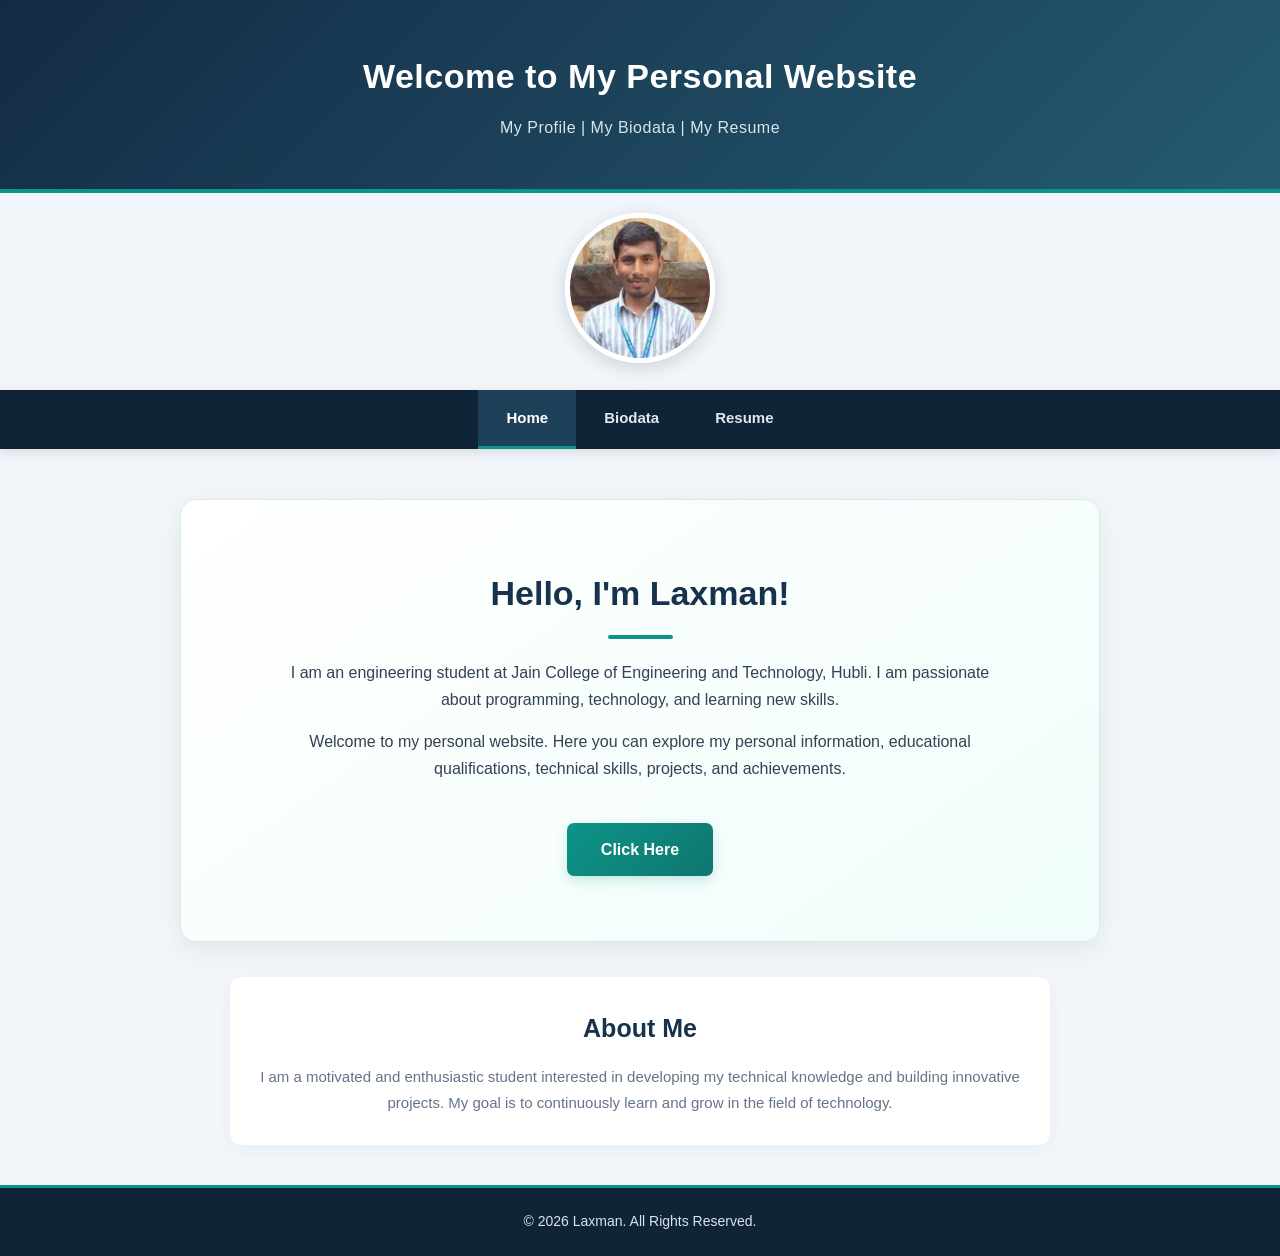
<file: index.html>
<!DOCTYPE html>
<html lang="en">
<head>
    <meta charset="UTF-8">
    <meta name="viewport" content="width=device-width, initial-scale=1.0">

    <title>Laxman | Personal Website</title>

    <link rel="stylesheet" href="style.css">

    <!-- jQuery -->
    <script src="https://code.jquery.com/jquery-3.7.1.min.js"></script>

    <!-- JavaScript -->
    <script src="script.js" defer></script>
</head>

<body>

    <header>
        <h1>Welcome to My Personal Website</h1>
        <p>My Profile | My Biodata | My Resume</p>
    </header>

    <!-- Profile Photo -->
    <div class="profile-photo-container">
        <img src="photo.jpg" alt="Laxman's Profile Photo" class="profile-photo">
    </div>

    <nav>
        <a href="index.html" class="active">Home</a>
        <a href="biodata.html">Biodata</a>
        <a href="resume.html">Resume</a>
    </nav>

    <main>

        <section class="hero">

            <h2>Hello, I'm Laxman!</h2>

            <p>
                I am an engineering student at Jain College
                of Engineering and Technology, Hubli.
                I am passionate about programming, technology,
                and learning new skills.
            </p>

            <p>
                Welcome to my personal website. Here you can
                explore my personal information, educational
                qualifications, technical skills, projects,
                and achievements.
            </p>

            <a href="biodata.html" class="btn">
                Click Here
            </a>

        </section>

        <section class="about">

            <h2>About Me</h2>

            <p>
                I am a motivated and enthusiastic student
                interested in developing my technical knowledge
                and building innovative projects.
                My goal is to continuously learn and grow
                in the field of technology.
            </p>

        </section>

    </main>

    <footer>
        <p>&copy; 2026 Laxman. All Rights Reserved.</p>
    </footer>

</body>
</html>
</file>
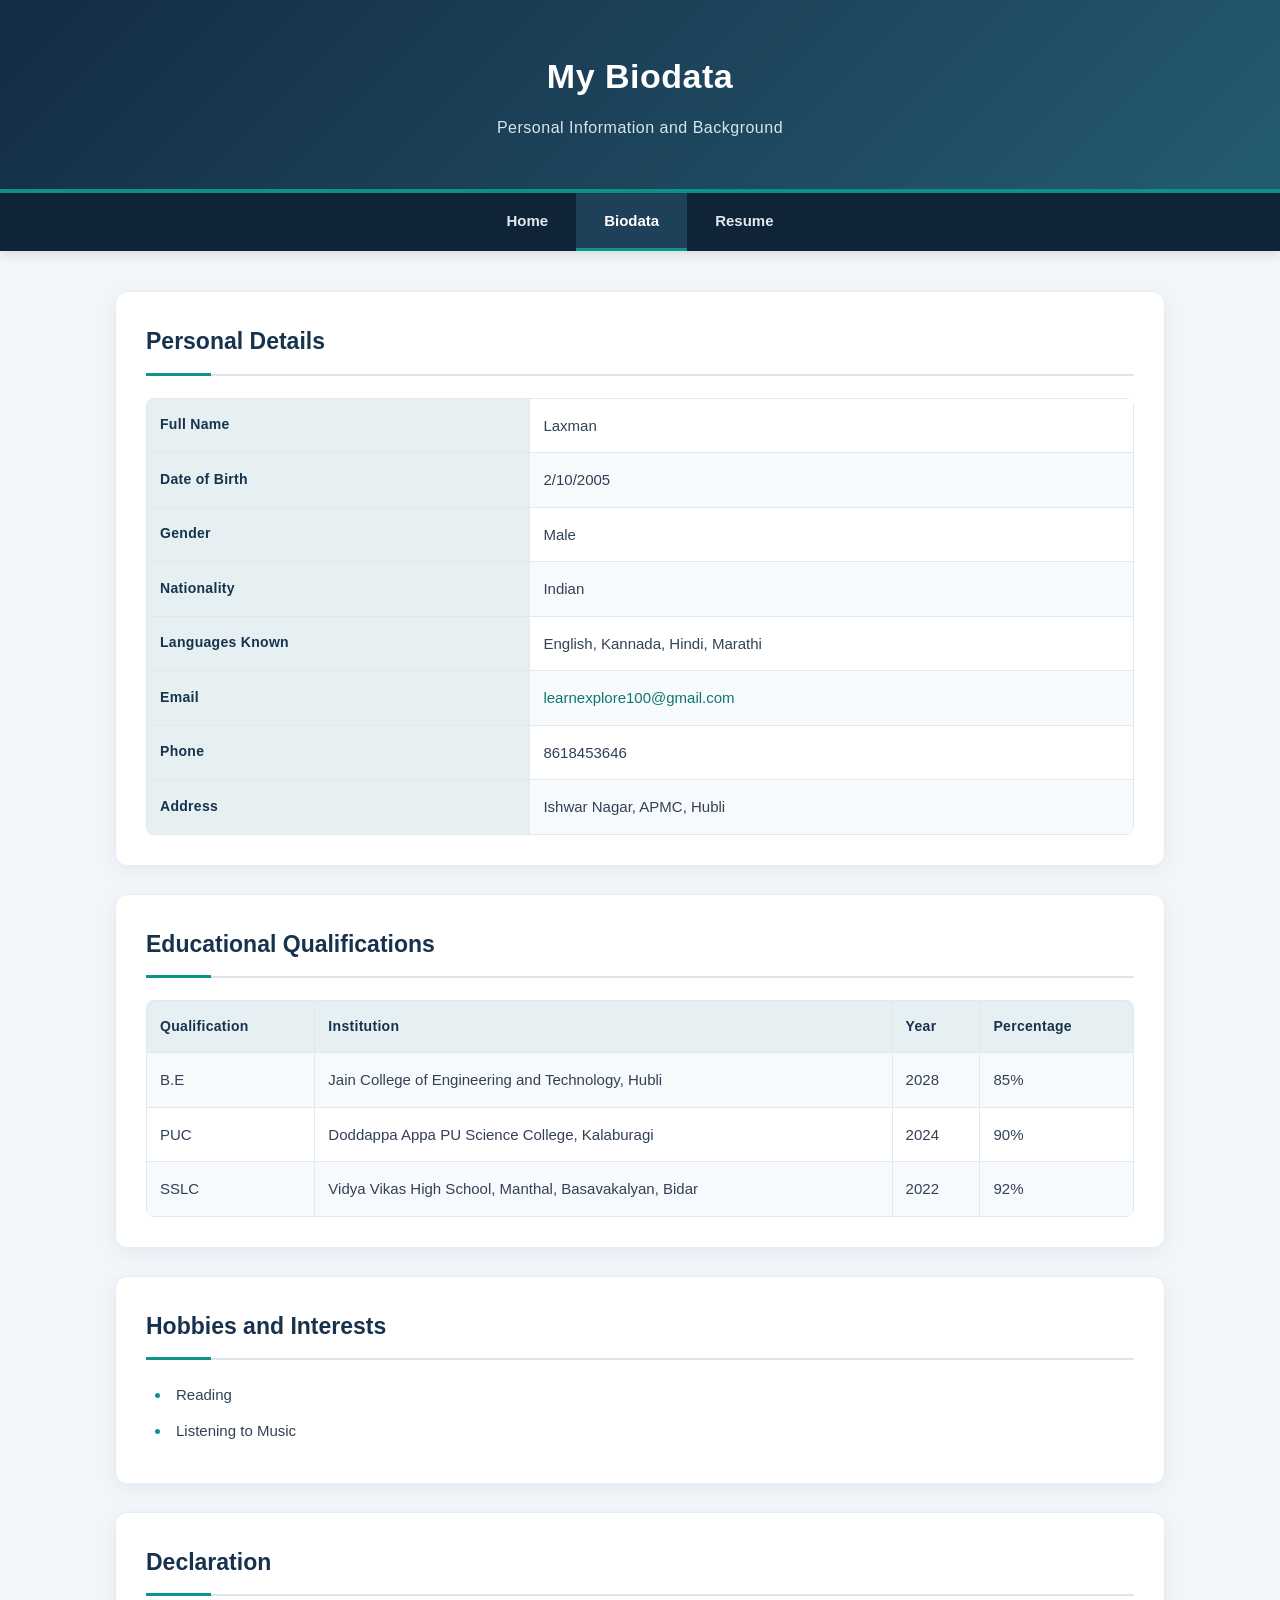
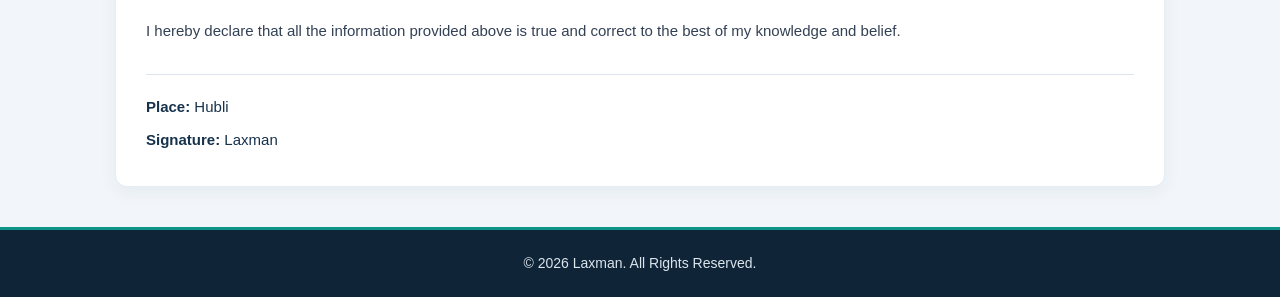
<file: Biodata.html>
<!DOCTYPE html>
<html lang="en">
<head>
    <meta charset="UTF-8">
    <meta name="viewport" content="width=device-width, initial-scale=1.0">

    <title>Laxman | Biodata</title>

    <link rel="stylesheet" href="style.css">

    <script src="https://code.jquery.com/jquery-3.7.1.min.js"></script>
    <script src="script.js" defer></script>
</head>

<body>

    <header>
        <h1>My Biodata</h1>
        <p>Personal Information and Background</p>
    </header>

    <nav>
        <a href="index.html">Home</a>
        <a href="biodata.html" class="active">Biodata</a>
        <a href="resume.html">Resume</a>
    </nav>

    <main class="container">

        <!-- Personal Details -->

        <section class="content-box">

            <h2>Personal Details</h2>

            <table>
                <tr>
                    <th>Full Name</th>
                    <td>Laxman</td>
                </tr>

                <tr>
                    <th>Date of Birth</th>
                    <td>2/10/2005</td>
                </tr>

                <tr>
                    <th>Gender</th>
                    <td>Male</td>
                </tr>

                <tr>
                    <th>Nationality</th>
                    <td>Indian</td>
                </tr>

                <tr>
                    <th>Languages Known</th>
                    <td>English, Kannada, Hindi, Marathi</td>
                </tr>

                <tr>
                    <th>Email</th>
                    <td>
                        <a href="mailto:learnexplore100@gmail.com">
                            learnexplore100@gmail.com
                        </a>
                    </td>
                </tr>

                <tr>
                    <th>Phone</th>
                    <td>8618453646</td>
                </tr>

                <tr>
                    <th>Address</th>
                    <td>Ishwar Nagar, APMC, Hubli</td>
                </tr>
            </table>

        </section>

        <!-- Educational Details -->

        <section class="content-box">

            <h2>Educational Qualifications</h2>

            <table>
                <tr>
                    <th>Qualification</th>
                    <th>Institution</th>
                    <th>Year</th>
                    <th>Percentage</th>
                </tr>

                <tr>
                    <td>B.E</td>
                    <td>
                        Jain College of Engineering and
                        Technology, Hubli
                    </td>
                    <td>2028</td>
                    <td>85%</td>
                </tr>

                <tr>
                    <td>PUC</td>
                    <td>
                        Doddappa Appa PU Science College,
                        Kalaburagi
                    </td>
                    <td>2024</td>
                    <td>90%</td>
                </tr>

                <tr>
                    <td>SSLC</td>
                    <td>
                        Vidya Vikas High School,
                        Manthal, Basavakalyan, Bidar
                    </td>
                    <td>2022</td>
                    <td>92%</td>
                </tr>
            </table>

        </section>

        <!-- Hobbies -->

        <section class="content-box">

            <h2>Hobbies and Interests</h2>

            <ul>
                <li>Reading</li>
                <li>Listening to Music</li>
            </ul>

        </section>

        <!-- Declaration -->

        <section class="content-box">

            <h2>Declaration</h2>

            <p>
                I hereby declare that all the information
                provided above is true and correct to the
                best of my knowledge and belief.
            </p>

            <div class="signature">
                <p><strong>Place:</strong> Hubli</p>
                <p><strong>Signature:</strong> Laxman</p>
            </div>

        </section>

    </main>

    <footer>
        <p>&copy; 2026 Laxman. All Rights Reserved.</p>
    </footer>

</body>
</html>
</file>
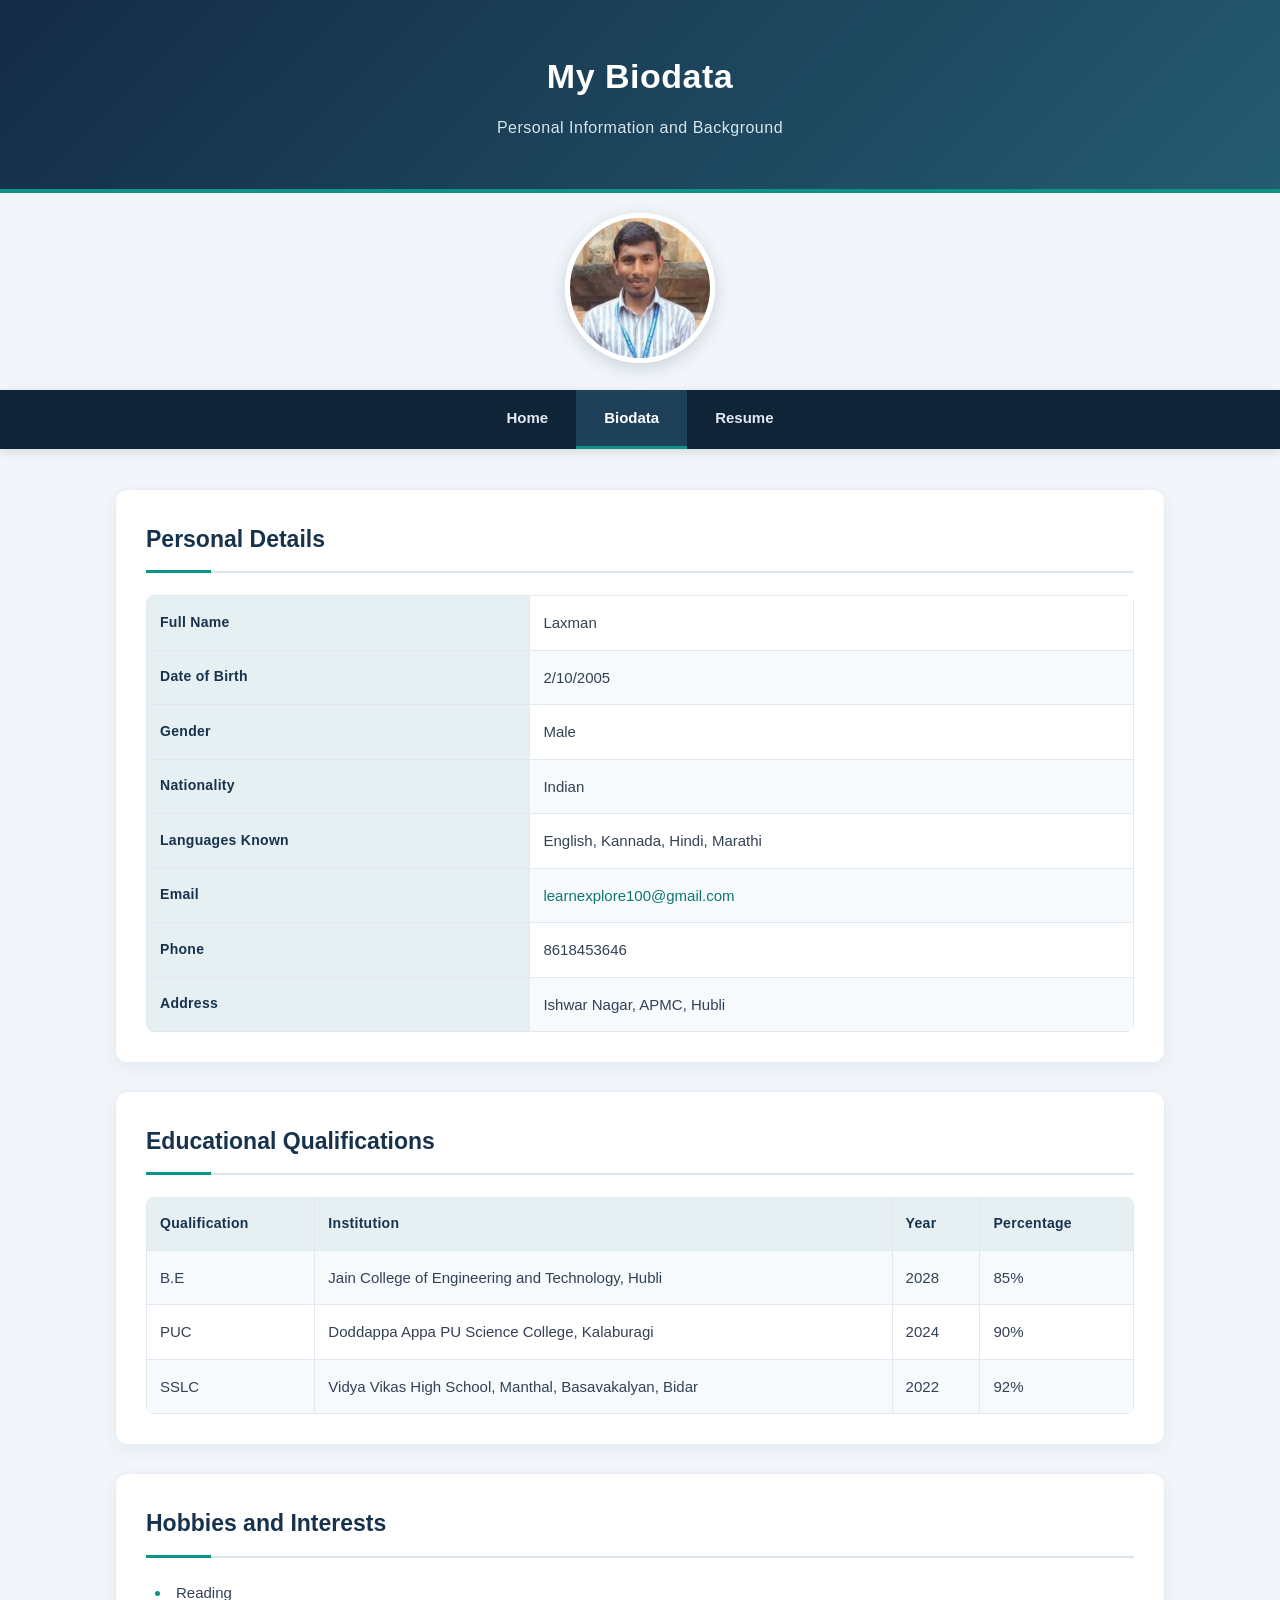
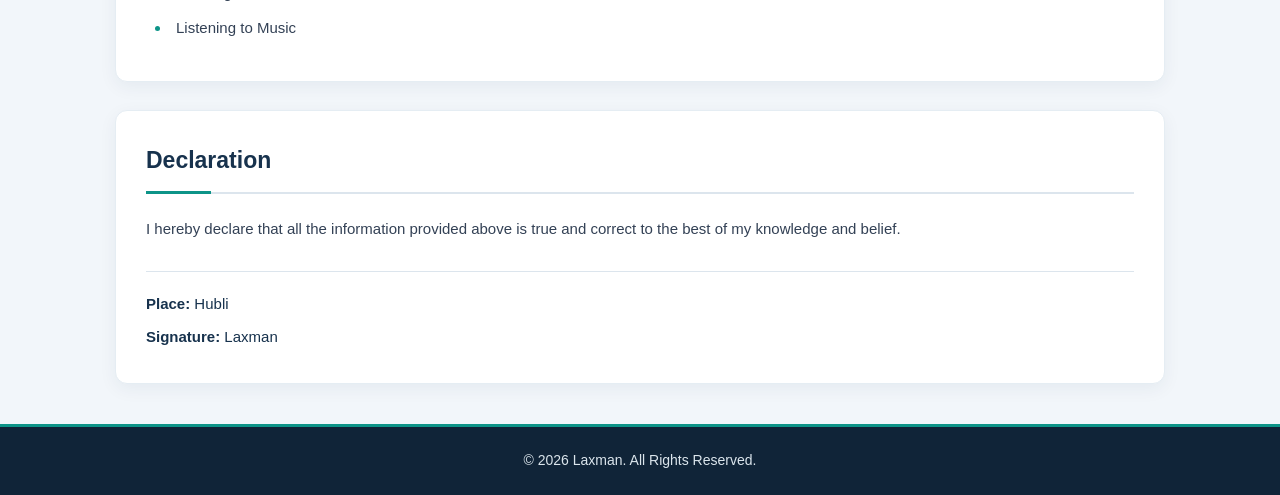
<file: biodata.html>
<!DOCTYPE html>
<html lang="en">
<head>
    <meta charset="UTF-8">
    <meta name="viewport" content="width=device-width, initial-scale=1.0">

    <title>Laxman | Biodata</title>

    <link rel="stylesheet" href="style.css">

    <script src="https://code.jquery.com/jquery-3.7.1.min.js"></script>
    <script src="script.js" defer></script>
</head>

<body>

    <header>
        <h1>My Biodata</h1>
        <p>Personal Information and Background</p>
    </header>

    <!-- Profile Photo -->
    <div class="profile-photo-container">
        <img src="photo.jpg" alt="Laxman's Profile Photo" class="profile-photo">
    </div>

    <nav>
        <a href="index.html">Home</a>
        <a href="biodata.html" class="active">Biodata</a>
        <a href="resume.html">Resume</a>
    </nav>

    <main class="container">

        <!-- Personal Details -->

        <section class="content-box">

            <h2>Personal Details</h2>

            <table>
                <tr>
                    <th>Full Name</th>
                    <td>Laxman</td>
                </tr>

                <tr>
                    <th>Date of Birth</th>
                    <td>2/10/2005</td>
                </tr>

                <tr>
                    <th>Gender</th>
                    <td>Male</td>
                </tr>

                <tr>
                    <th>Nationality</th>
                    <td>Indian</td>
                </tr>

                <tr>
                    <th>Languages Known</th>
                    <td>English, Kannada, Hindi, Marathi</td>
                </tr>

                <tr>
                    <th>Email</th>
                    <td>
                        <a href="mailto:learnexplore100@gmail.com">
                            learnexplore100@gmail.com
                        </a>
                    </td>
                </tr>

                <tr>
                    <th>Phone</th>
                    <td>8618453646</td>
                </tr>

                <tr>
                    <th>Address</th>
                    <td>Ishwar Nagar, APMC, Hubli</td>
                </tr>
            </table>

        </section>

        <!-- Educational Details -->

        <section class="content-box">

            <h2>Educational Qualifications</h2>

            <table>
                <tr>
                    <th>Qualification</th>
                    <th>Institution</th>
                    <th>Year</th>
                    <th>Percentage</th>
                </tr>

                <tr>
                    <td>B.E</td>
                    <td>
                        Jain College of Engineering and
                        Technology, Hubli
                    </td>
                    <td>2028</td>
                    <td>85%</td>
                </tr>

                <tr>
                    <td>PUC</td>
                    <td>
                        Doddappa Appa PU Science College,
                        Kalaburagi
                    </td>
                    <td>2024</td>
                    <td>90%</td>
                </tr>

                <tr>
                    <td>SSLC</td>
                    <td>
                        Vidya Vikas High School,
                        Manthal, Basavakalyan, Bidar
                    </td>
                    <td>2022</td>
                    <td>92%</td>
                </tr>
            </table>

        </section>

        <!-- Hobbies -->

        <section class="content-box">

            <h2>Hobbies and Interests</h2>

            <ul>
                <li>Reading</li>
                <li>Listening to Music</li>
            </ul>

        </section>

        <!-- Declaration -->

        <section class="content-box">

            <h2>Declaration</h2>

            <p>
                I hereby declare that all the information
                provided above is true and correct to the
                best of my knowledge and belief.
            </p>

            <div class="signature">
                <p><strong>Place:</strong> Hubli</p>
                <p><strong>Signature:</strong> Laxman</p>
            </div>

        </section>

    </main>

    <footer>
        <p>&copy; 2026 Laxman. All Rights Reserved.</p>
    </footer>

</body>
</html>
</file>
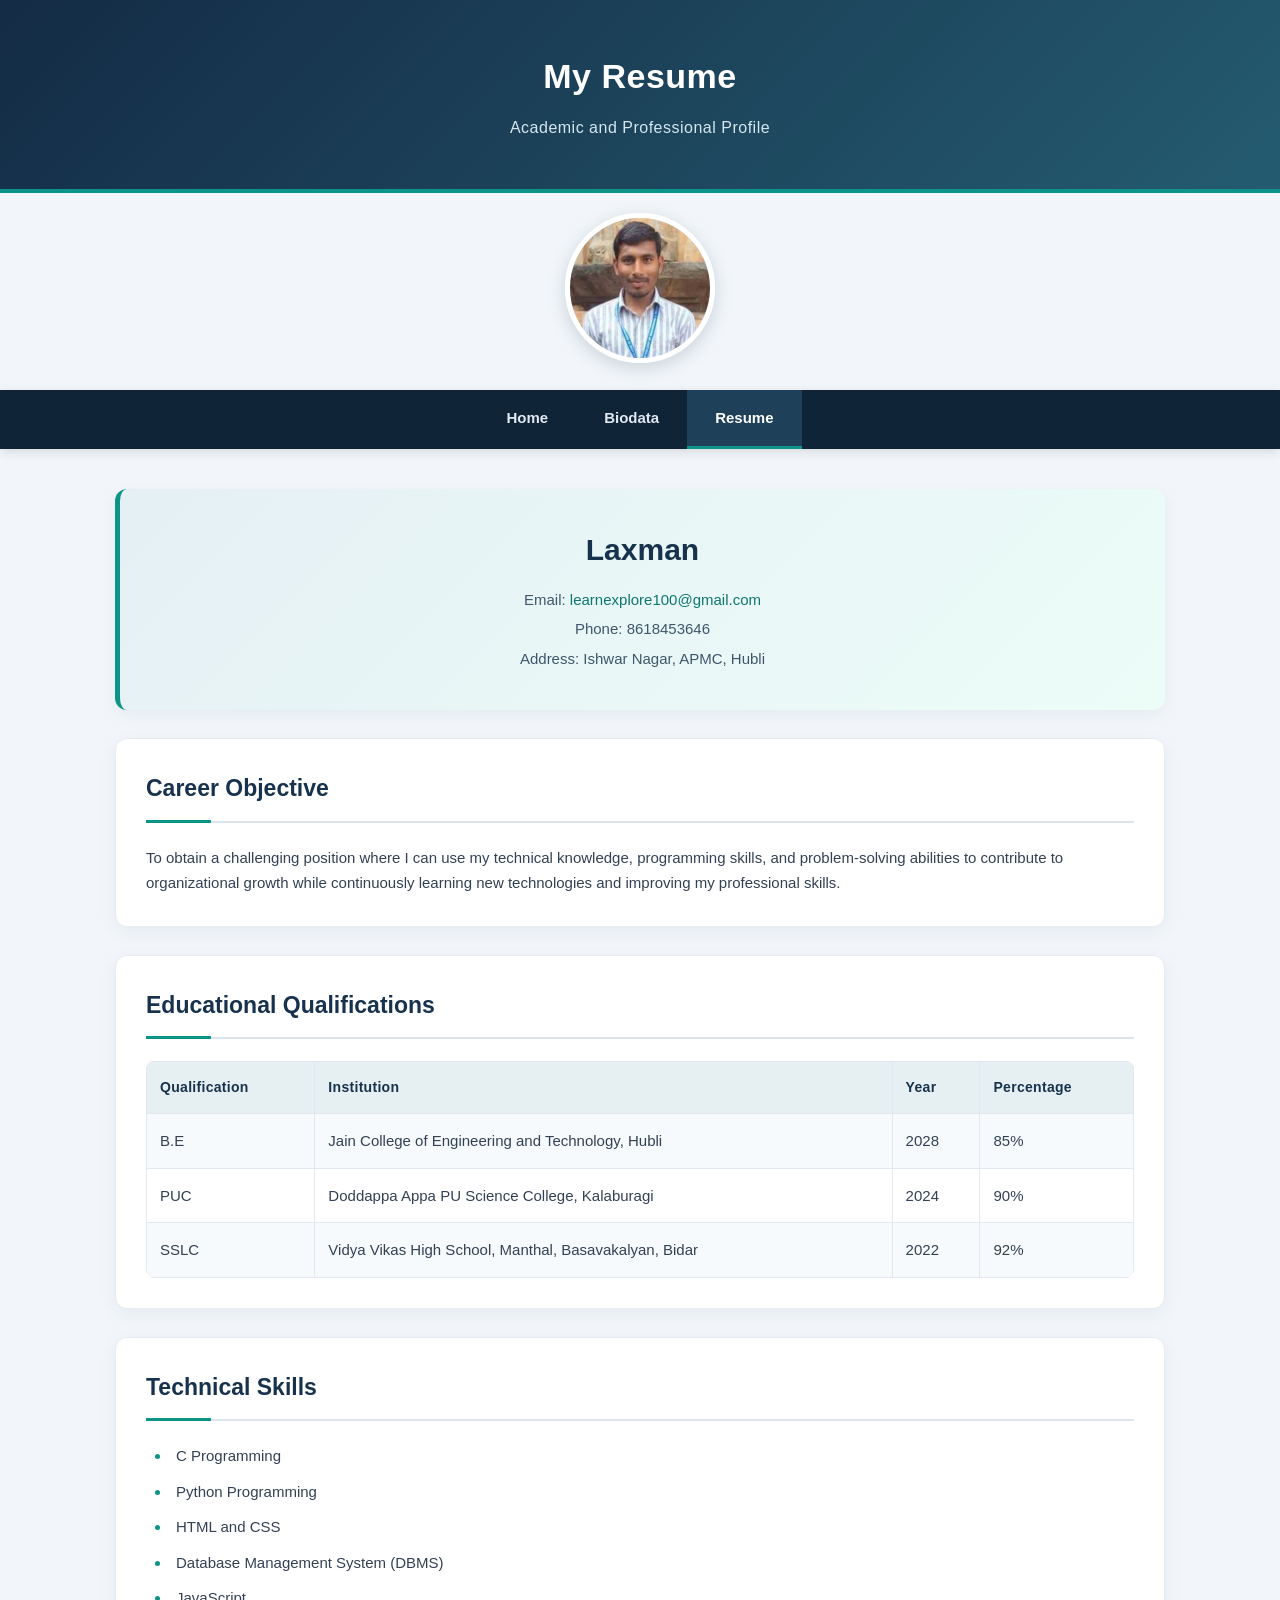
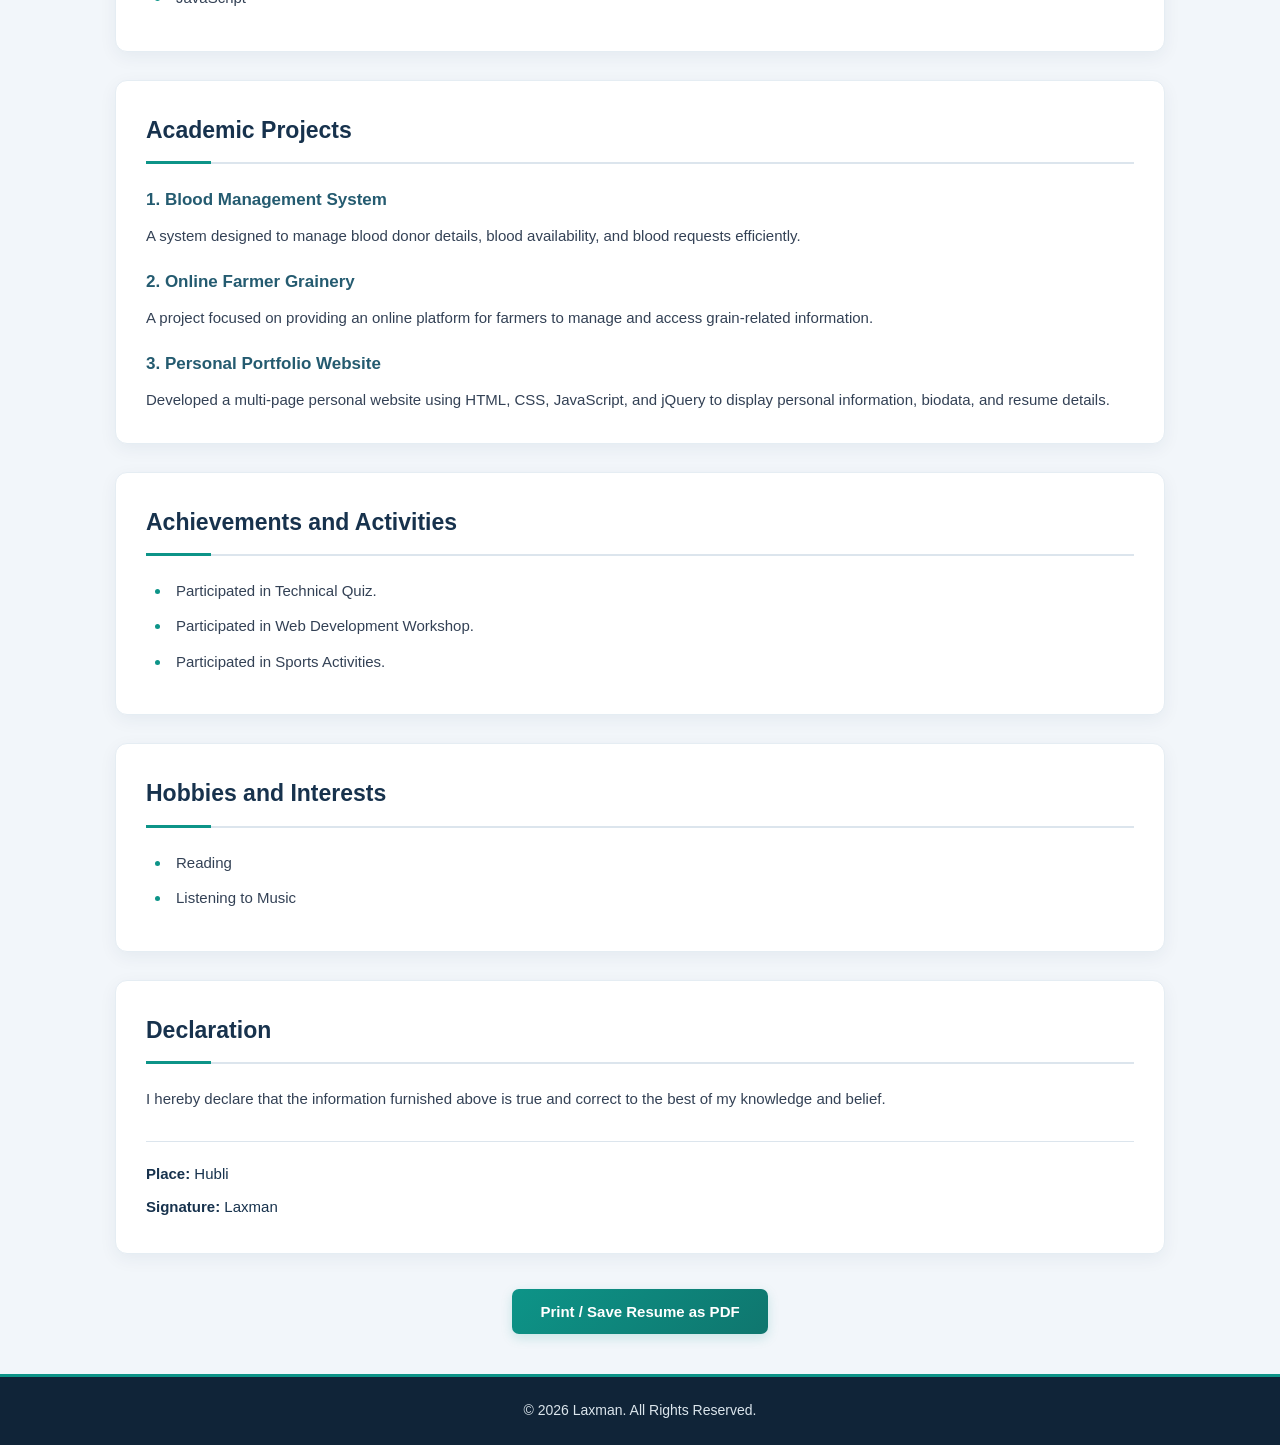
<file: resume.html>
<!DOCTYPE html>
<html lang="en">
<head>
    <meta charset="UTF-8">
    <meta name="viewport" content="width=device-width, initial-scale=1.0">

    <title>Laxman | Resume</title>

    <link rel="stylesheet" href="style.css">

    <script src="https://code.jquery.com/jquery-3.7.1.min.js"></script>
    <script src="script.js" defer></script>
</head>

<body>

    <header>
        <h1>My Resume</h1>
        <p>Academic and Professional Profile</p>
    </header>

    <!-- Profile Photo -->
    <div class="profile-photo-container">
        <img src="photo.jpg" alt="Laxman's Profile Photo" class="profile-photo">
    </div>

    <nav>
        <a href="index.html">Home</a>
        <a href="biodata.html">Biodata</a>
        <a href="resume.html" class="active">Resume</a>
    </nav>

    <main class="container">

        <!-- Personal Information -->

        <section class="resume-header">

            <h2>Laxman</h2>

            <p>
                Email:
                <a href="mailto:learnexplore100@gmail.com">
                    learnexplore100@gmail.com
                </a>
            </p>

            <p>Phone: 8618453646</p>

            <p>Address: Ishwar Nagar, APMC, Hubli</p>

        </section>

        <!-- Career Objective -->

        <section class="content-box">

            <h2>Career Objective</h2>

            <p>
                To obtain a challenging position where I can
                use my technical knowledge, programming skills,
                and problem-solving abilities to contribute
                to organizational growth while continuously
                learning new technologies and improving my
                professional skills.
            </p>

        </section>

        <!-- Education -->

        <section class="content-box">

            <h2>Educational Qualifications</h2>

            <table>

                <tr>
                    <th>Qualification</th>
                    <th>Institution</th>
                    <th>Year</th>
                    <th>Percentage</th>
                </tr>

                <tr>
                    <td>B.E</td>
                    <td>
                        Jain College of Engineering and
                        Technology, Hubli
                    </td>
                    <td>2028</td>
                    <td>85%</td>
                </tr>

                <tr>
                    <td>PUC</td>
                    <td>
                        Doddappa Appa PU Science College,
                        Kalaburagi
                    </td>
                    <td>2024</td>
                    <td>90%</td>
                </tr>

                <tr>
                    <td>SSLC</td>
                    <td>
                        Vidya Vikas High School,
                        Manthal, Basavakalyan, Bidar
                    </td>
                    <td>2022</td>
                    <td>92%</td>
                </tr>

            </table>

        </section>

        <!-- Technical Skills -->

        <section class="content-box">

            <h2>Technical Skills</h2>

            <ul>
                <li>C Programming</li>
                <li>Python Programming</li>
                <li>HTML and CSS</li>
                <li>Database Management System (DBMS)</li>
                <li>JavaScript</li>
            </ul>

        </section>

        <!-- Projects -->

        <section class="content-box">

            <h2>Academic Projects</h2>

            <h3>1. Blood Management System</h3>

            <p>
                A system designed to manage blood donor
                details, blood availability, and blood
                requests efficiently.
            </p>

            <h3>2. Online Farmer Grainery</h3>

            <p>
                A project focused on providing an online
                platform for farmers to manage and access
                grain-related information.
            </p>

            <h3>3. Personal Portfolio Website</h3>

            <p>
                Developed a multi-page personal website
                using HTML, CSS, JavaScript, and jQuery
                to display personal information, biodata,
                and resume details.
            </p>

        </section>

        <!-- Achievements -->

        <section class="content-box">

            <h2>Achievements and Activities</h2>

            <ul>
                <li>Participated in Technical Quiz.</li>
                <li>Participated in Web Development Workshop.</li>
                <li>Participated in Sports Activities.</li>
            </ul>

        </section>

        <!-- Hobbies -->

        <section class="content-box">

            <h2>Hobbies and Interests</h2>

            <ul>
                <li>Reading</li>
                <li>Listening to Music</li>
            </ul>

        </section>

        <!-- Declaration -->

        <section class="content-box">

            <h2>Declaration</h2>

            <p>
                I hereby declare that the information
                furnished above is true and correct to
                the best of my knowledge and belief.
            </p>

            <div class="signature">
                <p><strong>Place:</strong> Hubli</p>
                <p><strong>Signature:</strong> Laxman</p>
            </div>

        </section>

        <!-- Print Button -->

        <div class="print-section">

            <button onclick="printResume()">
                Print / Save Resume as PDF
            </button>

        </div>

    </main>

    <footer>
        <p>&copy; 2026 Laxman. All Rights Reserved.</p>
    </footer>

</body>
</html>
</file>
<file: style.css>
/* ==========================================
   1. GLOBAL STYLING
========================================== */

* {
    margin: 0;
    padding: 0;
    box-sizing: border-box;
}

:root {
    --primary: #17324d;
    --secondary: #245b70;
    --accent: #0d9488;
    --accent-light: #ccfbf1;
    --background: #f2f6fa;
    --white: #ffffff;
    --text: #334155;
    --muted: #64748b;
    --border: #dce5ed;
    --soft-blue: #eaf1f7;
}

body {
    font-family: 'Segoe UI', Arial, sans-serif;
    background: var(--background);
    color: var(--text);
    line-height: 1.7;
    font-size: 15px;
}

/* ==========================================
   2. HEADER
========================================== */

header {
    background: linear-gradient(
        135deg,
        #142b45,
        #245b70
    );

    color: var(--white);
    text-align: center;
    padding: 48px 20px;

    border-bottom: 4px solid var(--accent);
}

header h1 {
    font-size: 34px;
    font-weight: 700;
    letter-spacing: 0.5px;
    margin-bottom: 8px;
}

header p {
    color: #d5e6ed;
    font-size: 16px;
    letter-spacing: 0.5px;
}

/* ==========================================
   PROFILE PHOTO
========================================== */

.profile-photo-container {
    text-align: center;
    padding: 20px 0;
    background-color: var(--background);
}

.profile-photo {
    width: 150px;
    height: 150px;
    object-fit: cover;
    border-radius: 50%;
    border: 5px solid white;
    box-shadow: 0 5px 18px rgba(23,50,77,0.18);
}

/* ==========================================
   3. NAVIGATION BAR
========================================== */

nav {
    background-color: #102438;

    display: flex;
    justify-content: center;
    align-items: center;
    flex-wrap: wrap;

    box-shadow: 0 3px 10px rgba(0,0,0,0.12);
}

nav a {
    color: #e2e8f0;
    text-decoration: none;

    padding: 15px 28px;

    font-size: 15px;
    font-weight: 600;

    border-bottom: 3px solid transparent;

    transition: all 0.3s ease;
}

nav a:hover,
nav a.active {
    color: white;
    background-color: #1e4059;
    border-bottom: 3px solid var(--accent);
}

/* ==========================================
   4. MAIN CONTENT
========================================== */

main {
    min-height: 65vh;
}

.container {
    width: 90%;
    max-width: 1050px;
    margin: 40px auto;
}

/* ==========================================
   5. HOME PAGE HERO SECTION
========================================== */

.hero {
    background: linear-gradient(
        145deg,
        #ffffff,
        #f0fdfa
    );

    max-width: 920px;
    width: 90%;

    margin: 50px auto 35px;
    padding: 65px 35px;

    text-align: center;

    border-radius: 16px;

    border: 1px solid #dcebe9;

    box-shadow:
        0 8px 25px rgba(23, 50, 77, 0.08);
}

.hero h2 {
    color: var(--primary);
    font-size: 34px;
    font-weight: 700;
    margin-bottom: 20px;
}

.hero h2::after {
    content: "";
    display: block;

    width: 65px;
    height: 4px;

    background-color: var(--accent);

    margin: 12px auto 0;
    border-radius: 5px;
}

.hero p {
    max-width: 730px;
    margin: 15px auto;
    color: var(--text);
    font-size: 16px;
}

/* Click Here Button */

.btn {
    display: inline-block;

    background: linear-gradient(
        135deg,
        #0d9488,
        #0f766e
    );

    color: white;
    text-decoration: none;

    padding: 13px 34px;
    margin-top: 25px;

    border-radius: 7px;

    font-size: 16px;
    font-weight: 600;

    box-shadow: 0 5px 12px rgba(13,148,136,0.2);

    transition: all 0.3s ease;
}

.btn:hover {
    background: #115e59;

    transform: translateY(-3px);

    box-shadow: 0 8px 18px rgba(13,148,136,0.25);
}

/* ==========================================
   6. ABOUT SECTION
========================================== */

.about {
    text-align: center;

    max-width: 820px;

    margin: 35px auto;
    padding: 30px;

    background-color: white;

    border-radius: 12px;

    box-shadow: 0 4px 15px rgba(23,50,77,0.05);
}

.about h2 {
    color: var(--primary);
    margin-bottom: 15px;
    font-size: 25px;
}

.about p {
    color: var(--muted);
}

/* ==========================================
   7. CONTENT BOXES
========================================== */

.content-box {
    background-color: var(--white);

    padding: 30px;

    margin: 28px 0;

    border-radius: 12px;

    border: 1px solid #e5edf3;

    box-shadow:
        0 5px 18px rgba(23,50,77,0.06);

    transition: box-shadow 0.3s ease;
}

.content-box:hover {
    box-shadow:
        0 8px 24px rgba(23,50,77,0.10);
}

.content-box h2 {
    color: var(--primary);

    font-size: 23px;

    font-weight: 700;

    border-bottom: 2px solid var(--border);

    padding-bottom: 12px;
    margin-bottom: 22px;

    position: relative;
}

.content-box h2::after {
    content: "";

    position: absolute;

    bottom: -2px;
    left: 0;

    width: 65px;
    height: 3px;

    background-color: var(--accent);
}

.content-box h3 {
    color: var(--secondary);

    font-size: 17px;

    margin-top: 20px;
    margin-bottom: 8px;
}

.content-box p {
    color: var(--text);
}

/* Lists */

.content-box ul {
    padding-left: 25px;
}

.content-box li {
    margin: 10px 0;
    padding-left: 5px;
    color: var(--text);
}

.content-box li::marker {
    color: var(--accent);
}

/* ==========================================
   8. PROFESSIONAL TABLE DESIGN
========================================== */

table {
    width: 100%;

    border-collapse: collapse;

    margin-top: 15px;

    background-color: white;

    border-radius: 8px;
    overflow: hidden;
}

th,
td {
    border: 1px solid #e1e8ef;

    padding: 14px 13px;

    text-align: left;
    vertical-align: middle;
}

/* Table Headings */

th {
    background-color: #e6f0f2;

    color: #17324d;

    font-weight: 700;
    font-size: 14px;

    letter-spacing: 0.3px;
}

/* Alternate Rows */

tr:nth-child(even) {
    background-color: #f7fafc;
}

tr:nth-child(odd) {
    background-color: #ffffff;
}

/* Hover Effect */

tbody tr:hover,
table tr:hover {
    background-color: #eaf7f5;
}

/* Email Links */

td a {
    color: #0f766e;

    text-decoration: none;
    font-weight: 500;
}

td a:hover {
    text-decoration: underline;
}

/* ==========================================
   9. RESUME PERSONAL HEADER
========================================== */

.resume-header {
    background: linear-gradient(
        135deg,
        #e5f0f4,
        #ecfdf8
    );

    text-align: center;

    padding: 35px 25px;

    border-radius: 12px;

    border-left: 5px solid var(--accent);

    box-shadow: 0 5px 15px rgba(23,50,77,0.06);
}

.resume-header h2 {
    color: var(--primary);

    font-size: 30px;

    margin-bottom: 12px;
}

.resume-header p {
    color: #40566b;
    margin: 4px 0;
}

.resume-header a {
    color: #0f766e;
    text-decoration: none;
}

.resume-header a:hover {
    text-decoration: underline;
}

/* ==========================================
   10. DECLARATION AND SIGNATURE
========================================== */

.signature {
    margin-top: 30px;

    padding-top: 15px;

    line-height: 2.2;

    border-top: 1px solid var(--border);
}

.signature p {
    color: var(--primary);
}

/* ==========================================
   11. PRINT / DOWNLOAD BUTTON
========================================== */

button {
    background: linear-gradient(
        135deg,
        #0d9488,
        #0f766e
    );

    color: white;

    border: none;

    padding: 14px 28px;

    border-radius: 7px;

    cursor: pointer;

    font-size: 15px;
    font-weight: 600;

    transition: all 0.3s ease;

    box-shadow: 0 4px 12px rgba(13,148,136,0.18);
}

button:hover {
    background: #115e59;
    transform: translateY(-2px);
}

.print-section {
    text-align: center;
    margin: 35px 0;
}

/* ==========================================
   12. FOOTER
========================================== */

footer {
    background-color: #102438;

    color: #dbe5ec;

    text-align: center;

    padding: 22px;

    margin-top: 40px;

    border-top: 3px solid var(--accent);
}

footer p {
    font-size: 14px;
}

/* ==========================================
   13. RESPONSIVE DESIGN
========================================== */

@media screen and (max-width: 768px) {

    header {
        padding: 35px 15px;
    }

    header h1 {
        font-size: 27px;
    }

    .hero {
        padding: 40px 20px;
    }

    .hero h2 {
        font-size: 27px;
    }

    .container {
        width: 94%;
    }

    .content-box {
        padding: 22px;
    }
}

@media screen and (max-width: 600px) {

    header h1 {
        font-size: 23px;
    }

    header p {
        font-size: 13px;
    }

    nav {
        flex-direction: column;
        text-align: center;
    }

    nav a {
        width: 100%;
        padding: 11px;
    }

    .hero {
        width: 94%;
        padding: 35px 18px;
        margin: 25px auto;
    }

    .hero h2 {
        font-size: 24px;
    }

    .hero p {
        font-size: 14px;
    }

    .container {
        width: 95%;
        margin: 20px auto;
    }

    .content-box {
        padding: 17px;
        overflow-x: auto;
    }

    .content-box h2 {
        font-size: 20px;
    }

    table {
        min-width: 500px;
    }

    .resume-header {
        padding: 23px 15px;
        overflow-wrap: anywhere;
    }

    .resume-header h2 {
        font-size: 25px;
    }

    .about {
        margin: 20px;
        padding: 22px;
    }

    .print-section button {
        width: 100%;
    }

    /* Profile Photo Mobile Size */
    .profile-photo {
        width: 120px;
        height: 120px;
    }
}

/* ==========================================
   14. PRINT RESUME AS PDF
========================================== */

@media print {

    @page {
        margin: 15mm;
    }

    nav,
    header,
    footer,
    .print-section {
        display: none !important;
    }

    /* Hide Profile Photo While Printing */
    .profile-photo-container {
        display: none !important;
    }

    body {
        background: white;
        color: black;
        font-size: 11px;
        line-height: 1.5;
    }

    .container {
        width: 100%;
        max-width: none;
        margin: 0;
    }

    .content-box,
    .resume-header {
        box-shadow: none;
        border-radius: 0;
        margin: 12px 0;
        padding: 15px;
        break-inside: avoid;
    }

    .content-box h2,
    .content-box h3,
    .resume-header h2 {
        color: black;
    }

    th {
        background: #e6e6e6 !important;
        color: black !important;
        print-color-adjust: exact;
    }

    a {
        color: black !important;
        text-decoration: none;
    }

    .content-box h2::after {
        display: none;
    }
}
</file>
